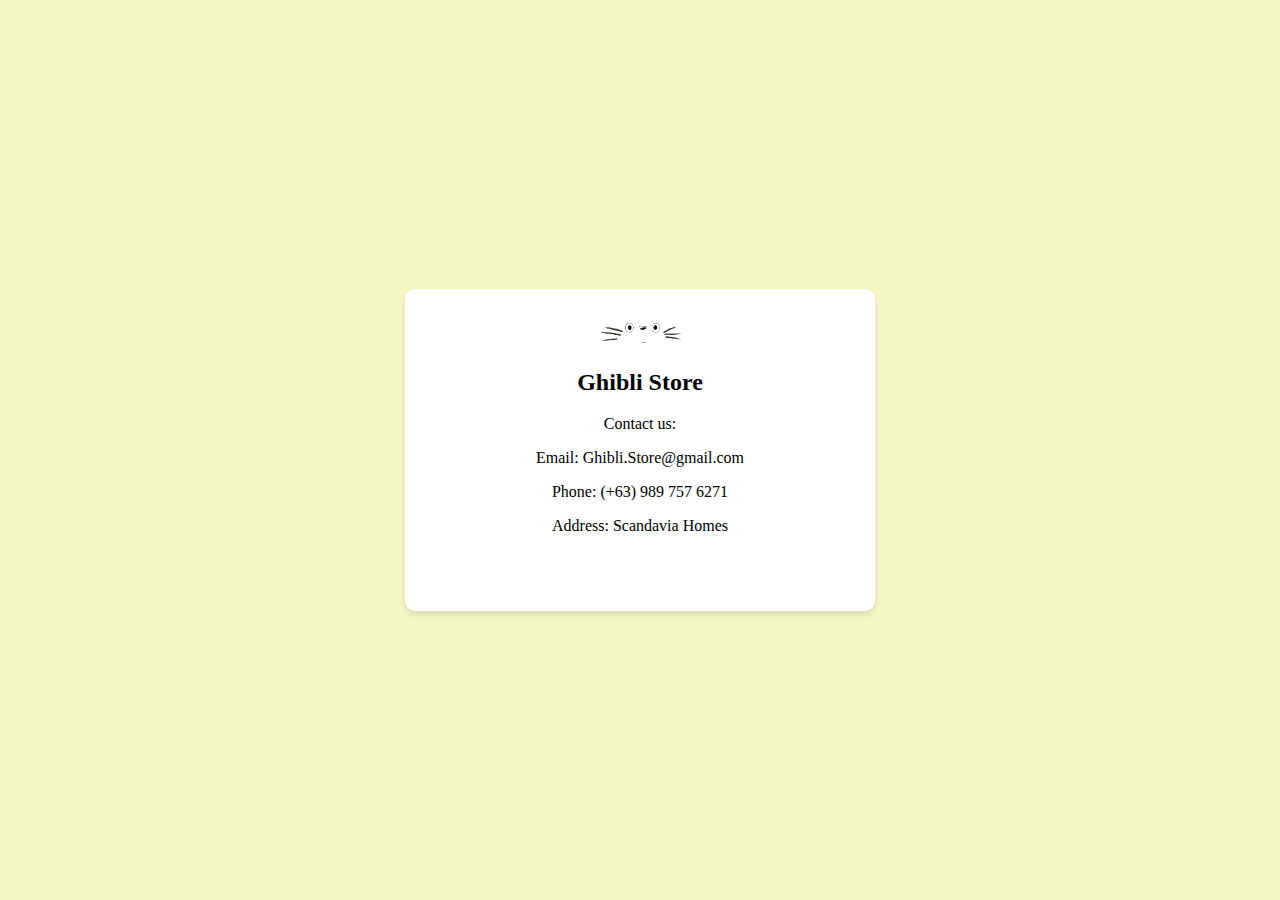
<file: Contacts.html>
<!DOCTYPE html>
<html lang="en">
<head>
    <meta charset="UTF-8">
    <meta name="viewport" content="width=device-width, initial-scale=1.0">
    <title>Contact Information</title>
    <style>
        /* Basic styling */
        body {
            font-family: Constantia;
            background-color: #f4f7c3;
            margin: 0;
            padding: 0;
            display: flex;
            justify-content: center;
            align-items: center;
            height: 100vh;
        }

        .contact-card {
            background-color: #fff;
            box-shadow: 0 4px 6px rgba(0, 0, 0, 0.1);
            padding: 60px;
            border-radius: 10px;
            width: 350px;
            text-align: center;
            transition: transform 0.3s ease-in-out;
            position: relative; /* Add this */
        }

        .contact-card:hover {
            transform: scale(1.05);
        }

        /* Animation effect on hover */
        .contact-card img {
            width: 95px;
            height: 80px;
            border-radius: 50%;
            margin: -45px auto 15px; /* Adjust margin and add negative top margin */
            position: absolute; /* Add this */
            left: 50%;
            transform: translateX(-50%);
            transition: transform 0.3s ease-in-out;
        }

        .contact-card:hover img {
            transform: rotate(360deg);
        }
    </style>
</head>
<body>
    <div class="contact-card">
        <img src="contactlogo.png" alt="contact-card">
        <h2>Ghibli Store</h2>
        <p>Contact us:</p>
        <p>Email: Ghibli.Store@gmail.com</p>
        <p>Phone: (+63) 989 757 6271</p>
        <p>Address: Scandavia Homes </p>
    </div>
</body>
</html>
</file>
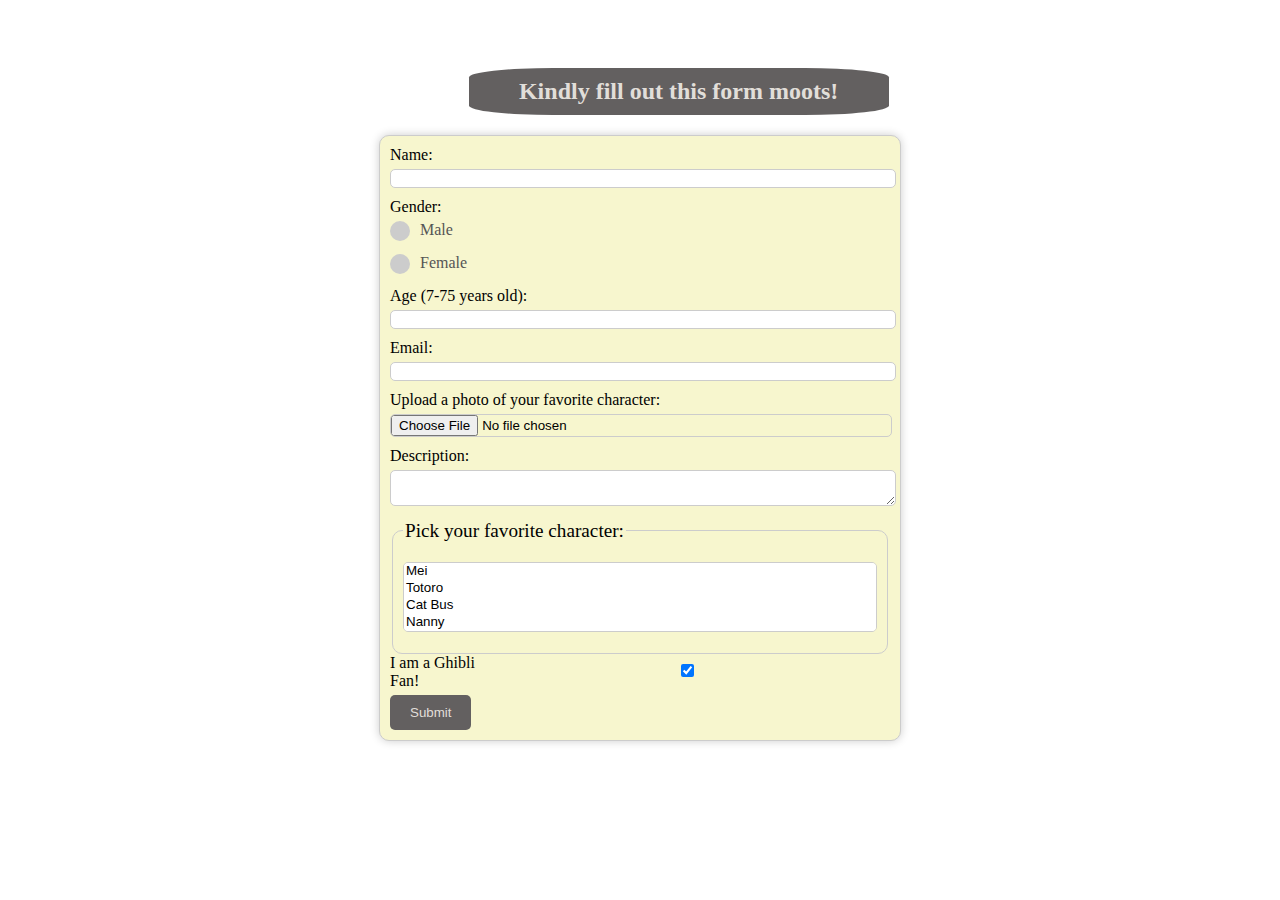
<file: Ghibli's Form.html>
<!DOCTYPE html>

<html>

<head>

  <meta charset="UTF-8">

  <title>Ghibli's Form</title>

  <style>

    body {

      background-image: url('https://bit.ly/46e6UHx');

      background-size: cover;

      background-position: center;

      padding: 20px;

      padding-top: 40px;

      font-family: constantia;

    }

 

    form {

      width: 500px;

      margin: 0 auto;

      padding: 10px;

      border: 1px solid #ccc;

      border-radius: 10px;

      box-shadow: 0 0 10px rgba(0, 0, 0, 0.2);

      background-color: rgb(247, 246, 206);

    }

 

    input, textarea, select {

      width: 100%;

      margin-bottom: 10px;

      border-radius: 5px;

      border: 1px solid #ccc;

    }

 

    label {

      display: block;

      margin-bottom: 5px;

    }

 

    button {

      background-color: #636060;

      color: #e1ded9;

      padding: 10px 20px;

      border: none;

      cursor: pointer;

      border-radius: 5px;

    

    }

 

    fieldset {

      border: 1px solid #ccc;

      border-radius: 10px;

      padding: 10px;

    }

 

    legend {

      font-size: 1.2em;

      margin-bottom: 10px;

    }

 

    .header {

      color: #e1ded9;

      background-color: #636060;

      padding: 10px;

      width: 400px;

      text-align: center;

      margin-left: 36%;

      border-radius: 20%;

    }

 

    .checkbox {

      margin-bottom: 10px;

      align-items: flex-start;

    }

 

    .checkbox-container {

      display: flex;

      flex-direction: row;

      align-items: center;

    }

 

    .radio-container {

      display: block;

      position: relative;

      padding-left: 30px;

      margin-bottom: 15px;

      cursor: pointer;

      color: #555;

    }

 

    .radio-container input {

      position: absolute;

      opacity: 0;

    }

 

    .checkmark {

      position: absolute;

      top: 0;

      left: 0;

      height: 20px;

      width: 20px;

      background-color: #ccc;

      border-radius: 50%;

    }

 

    .radio-container input:checked ~ .checkmark {

      background-color: #777;

    }

 

    .checkmark:after {

      content: "";

      position: absolute;

      display: none;

      top: 50%;

      left: 50%;

      transform: translate(-50%, -50%);

      width: 6px;

      height: 6px;

      background-color: white;

      border-radius: 50%;

    }

 

    .radio-container input:checked ~ .checkmark:after {

      display: block;

    }

  </style>

</head>

<body>

  <h2 class="header"><center>Kindly fill out this form moots!</center></h2>

  <form action="#" method="post" onsubmit="return validateForm();">

    <label for="name">Name:</label>

    <input type="text" name="name" id="name" required>

 

    <label class="gender">Gender:</label>

    <label class="radio-container">Male

      <input type="radio" name="gender" value="male" required>

      <span class="checkmark"></span>

    </label>

    <label class="radio-container">Female

      <input type="radio" name="gender" value="female" required>

      <span class="checkmark"></span>

    </label>

 

    <label for="age">Age (7-75 years old):</label>

    <input type="number" name="age" id="age" required min="7" max="75">

 

    <label for="email">Email:</label>

    <input type="email" name="email" id="email" required>

 

    <label for="file">Upload a photo of your favorite character:</label>

    <input type="file" name="file" id="file" accept="image/*" required>

 

    <label for="description">Description:</label>

    <textarea name="description" id="description" required></textarea>

 

    <fieldset>

      <legend>Pick your favorite character:</legend>

      <select name="colors[]" multiple required>

        <option value="Mei">Mei</option>

        <option value="Totoro">Totoro</option>

        <option value="Cat Bus">Cat Bus</option>

        <option value="Nanny">Nanny</option>

        <option value="Tatsuo">Tatsuo</option>

      </select>

    </fieldset>

 

    <div class="checkbox-container">

      <label for="i-am-a-ghibli-fan">I am a Ghibli Fan!</label>

      <input type="checkbox" id="i-am-a-ghibli-fan" class="checkbox" checked>

    </div>

 

    <button type="submit">Submit</button>

  </form>

  <script>

    function validateForm() {

      var nameInput = document.getElementById('name');

      if (nameInput.value.trim() === '') {

        alert('Name is required!');

        nameInput.focus();

        return false;

      }

 

      var genderRadioButtons = document.querySelectorAll('input[type=radio][name=gender]');

      var genderSelected = false;

      for (var i = 0; i < genderRadioButtons.length; i++) {

        if (genderRadioButtons[i].checked) {

          genderSelected = true;

          break;

        }

      }

 

      if (!genderSelected) {

        alert('Please select a gender.');

        return false;

      }

 

      var ageInput = document.getElementById('age');

      if (ageInput.value < 7 || ageInput.value > 75) {

        alert('Age must be between 7 and 75 years old.');

        ageInput.focus();

        return false;

      }

 

      var emailInput = document.getElementById('email');

      var emailPattern = /^[a-zA-Z0-9._%+-]+@[a-zA-Z0-9.-]+\.[a-zA-Z]{2,}$/;

      if (!emailPattern.test(emailInput.value)) {

        alert('Please enter a valid email address.');

        emailInput.focus();

        return false;

      }

 

      // You can add more validation here for other fields

 

      // If all validations pass, you can redirect to the desired page

      window.location.href = "LogIn.html";

      return false; // Prevent form submission

    }

  </script>

</body>

</html>
</file>
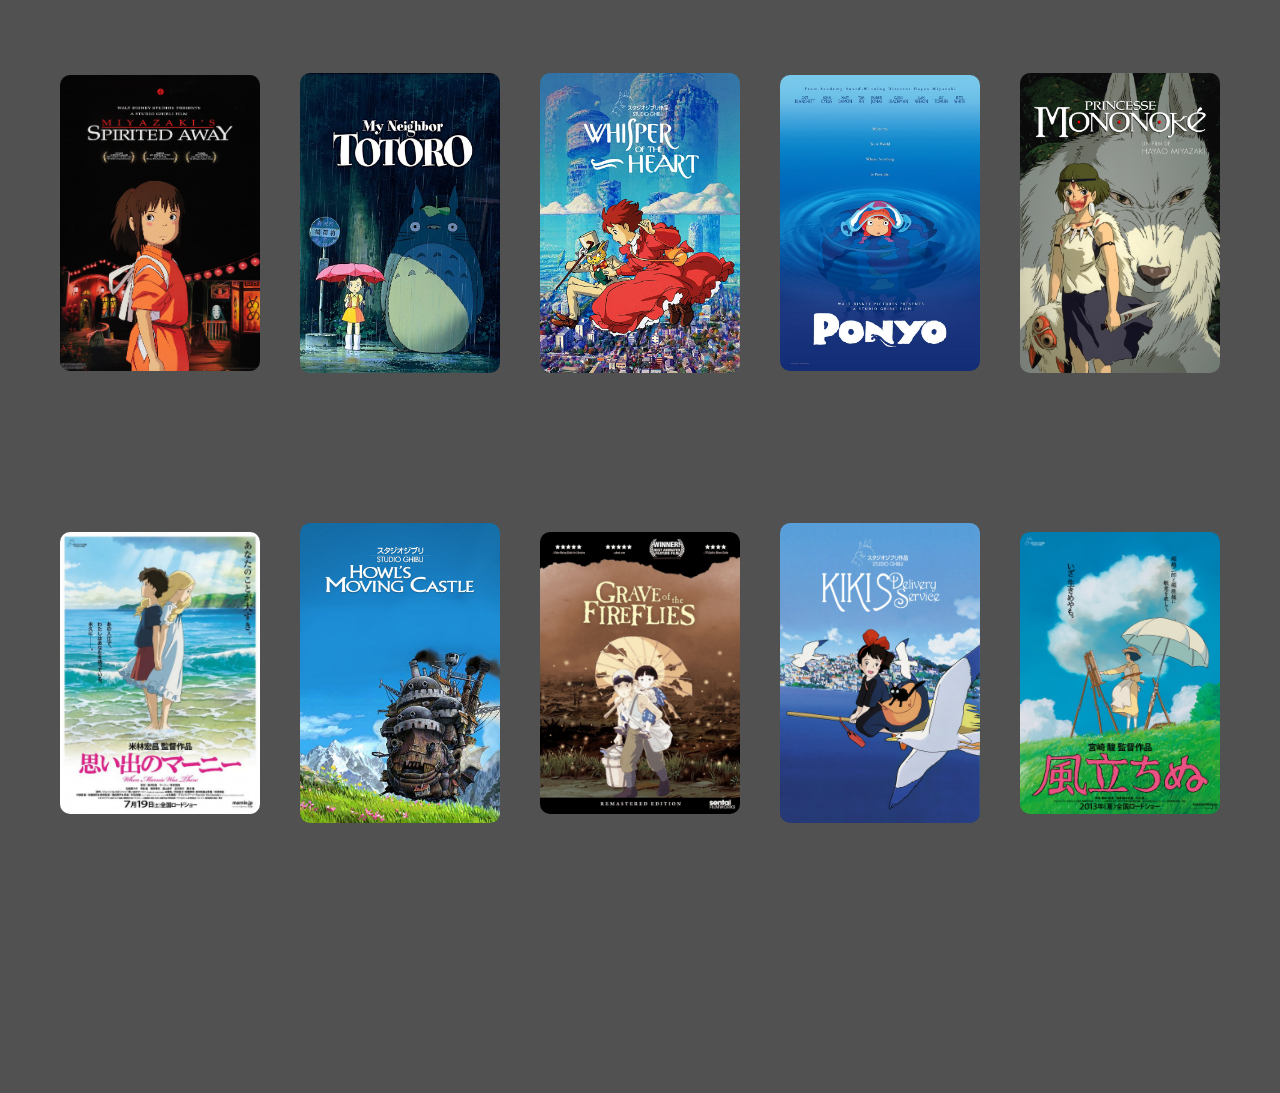
<file: Home.html>
<!DOCTYPE html>
<html lang="en">
<head>
    <meta charset="UTF-8">
    <meta name="viewport" content="width=device-width, initial-scale=1.0">
    <title> Home </title>
    <style>
        body {
            font-family: 'Constantia', constantia;
            background-color: #525151;
            margin: 0;
            padding: 0;
            display: flex;
            flex-wrap: wrap;
            justify-content: center;
            align-items: center;
            min-height: 100vh;
        }

        .image-container {
            position: relative;
            width: 200px;
            margin: 20px;
            text-align: center;
        }

        .image-container img {
            max-width: 100%;
            height: auto;
            border-radius: 10px;
            transition: transform 0.3s ease-in-out;
        }

        .image-container:hover img {
            transform: scale(1.1);
        }

        .image-description {
            position: absolute;
            bottom: 0;
            left: 0;
            width: 100%;
            background-color: rgba(255, 255, 255, 0.8);
            padding: 10px;
            border-radius: 5px;
            box-sizing: border-box;
            opacity: 0;
            transform: translateY(100%);
            transition: opacity 0.3s ease-in-out, transform 0.3s ease-in-out;
        }

        .image-container:hover .image-description {
            opacity: 1;
            transform: translateY(0);
        }

        h2 {
            margin-bottom: 10px;
            color: #333;
        }

        p {
            margin: 0;
            color: #666;
        }
    </style>
</head>
<body>
    <div class="image-container">
        <img src="spirited.jpg" alt="Chihiro">
        <div class="image-description">
            <h2>Spirited Away</h2>
            <p>Spirited Away is a coming-of-age story about a young girl who must work in a magical bathhouse to save her parents from a witch.</p>
        </div>
    </div>

    <div class="image-container">
        <img src="totoro.jpeg" alt="Totoro">
        <div class="image-description">
            <h2>My Neighbor Totoro</h2>
            <p>Totoro, the beloved forest spirit from Studio Ghibli's My Neighbor Totoro, embodies the magic and wonder of childhood.</p>
        </div>
    </div>

    <div class="image-container">
        <img src="whisper.png" alt="Jiro">
        <div class="image-description">
            <h2>Whisper of the Heart</h2>
            <p>
                Whisper of the Heart is a Ghibli film about a young girl's coming-of-age and her journey to find her voice as a writer.</p>
        </div>
    </div>

    <div class="image-container">
        <img src="ponyo.jpg" alt="Ponyo">
        <div class="image-description">
            <h2>Ponyo</h2>
            <p>Ponyo, a Studio Ghibli film about a magical fish princess who falls in love with a human boy, is a whimsical and heartwarming tale of acceptance, love, and the power of nature.</p>
        </div>
    </div>

    <div class="image-container">
        <img src="mononoke.jpg" alt="Princess Mononoke">
        <div class="image-description">
            <h2>Princess Mononoke</h2>
            <p>
                Studio Ghibli's Princess Mononoke is a visually stunning epic about a young prince caught in the conflict between humans and nature.</p>
        </div>
    </div>

    <div class="image-container">
        <img src="marnie.jpg" alt="Marnie">
        <div class="image-description">
            <h2>When Marnie Was There</h2>
            <p>
                Studio Ghibli's When Marnie Was There is a beautifully animated and heartwarming story about friendship, family, and self-discovery.</p>
        </div>
    </div>

    <div class="image-container">
        <img src="howl.jpg" alt="Howl's Moving Castle">
        <div class="image-description">
            <h2>How's Moving Castle</h2>
            <p>
                Howl's Moving Castle is a 2004 Japanese animated fantasy film by Studio Ghibli about a young woman who is cursed by a witch and finds refuge in a magical moving castle with a wizard and his fire demon.</p>
        </div>
    </div>

    <div class="image-container">
        <img src="grave.jpg" alt="Grave of the Fireflies">
        <div class="image-description">
            <h2>Grave of the Fireflies</h2>
            <p>
                Grave of the Fireflies is a Studio Ghibli war drama film about two orphaned siblings struggling to survive in Japan during the final months of World War II.</p>
        </div>
    </div>

    <div class="image-container">
        <img src="kiki.jpg" alt="Kiki's Delivery">
        <div class="image-description">
            <h2>Kiki's Delivery</h2>
            <p>
                Kiki's Delivery Service is a heartwarming Studio Ghibli film about a young witch who learns to be independent and finds her place in the world.</p>
        </div>
    </div>

    <div class="image-container">
        <img src="jiro.jpg" alt="The Wind Rises">
        <div class="image-description">
            <h2>The Wind Rises</h2>
            <p>
                The Wind Rises is a beautifully animated and thought-provoking film about the life of Jiro Horikoshi, the designer of the Mitsubishi A6M Zero fighter plane used by Japan in World War II.</p>
        </div>
    </div>

</body>
</html>
</file>
